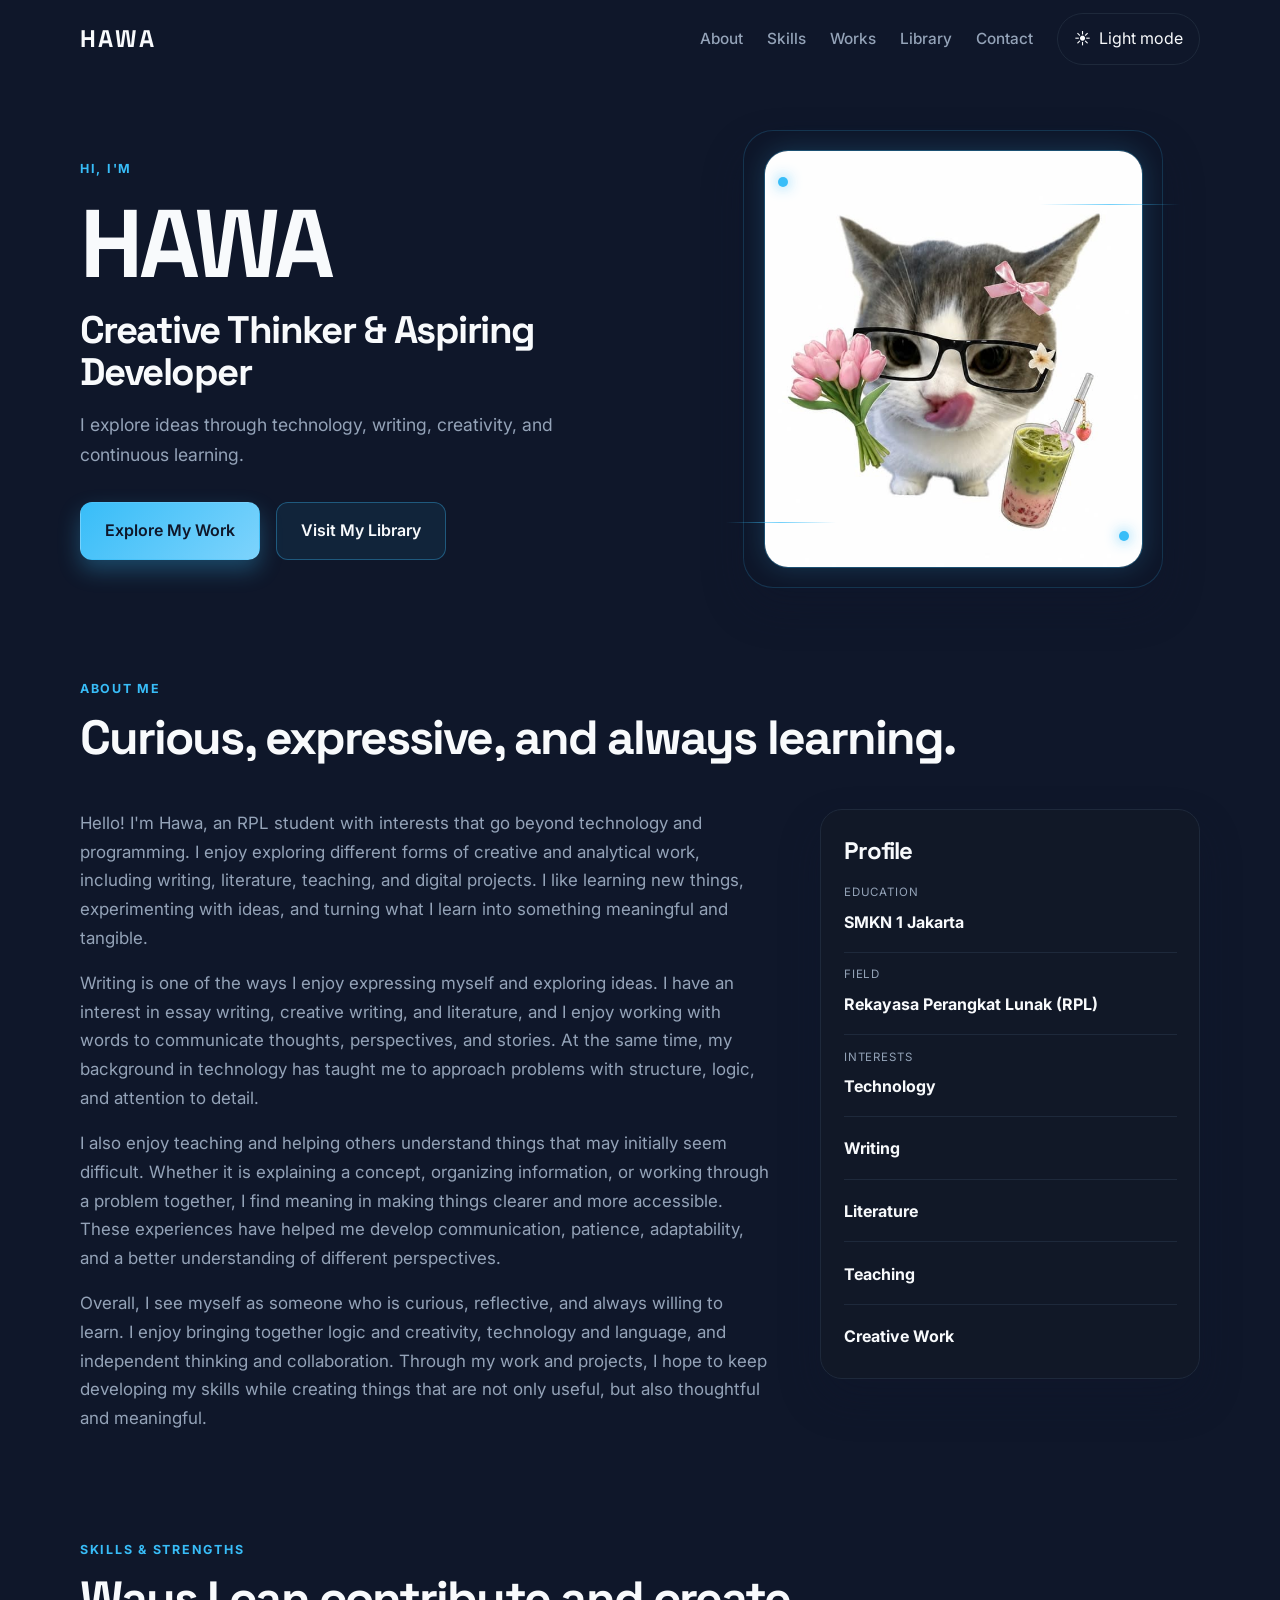
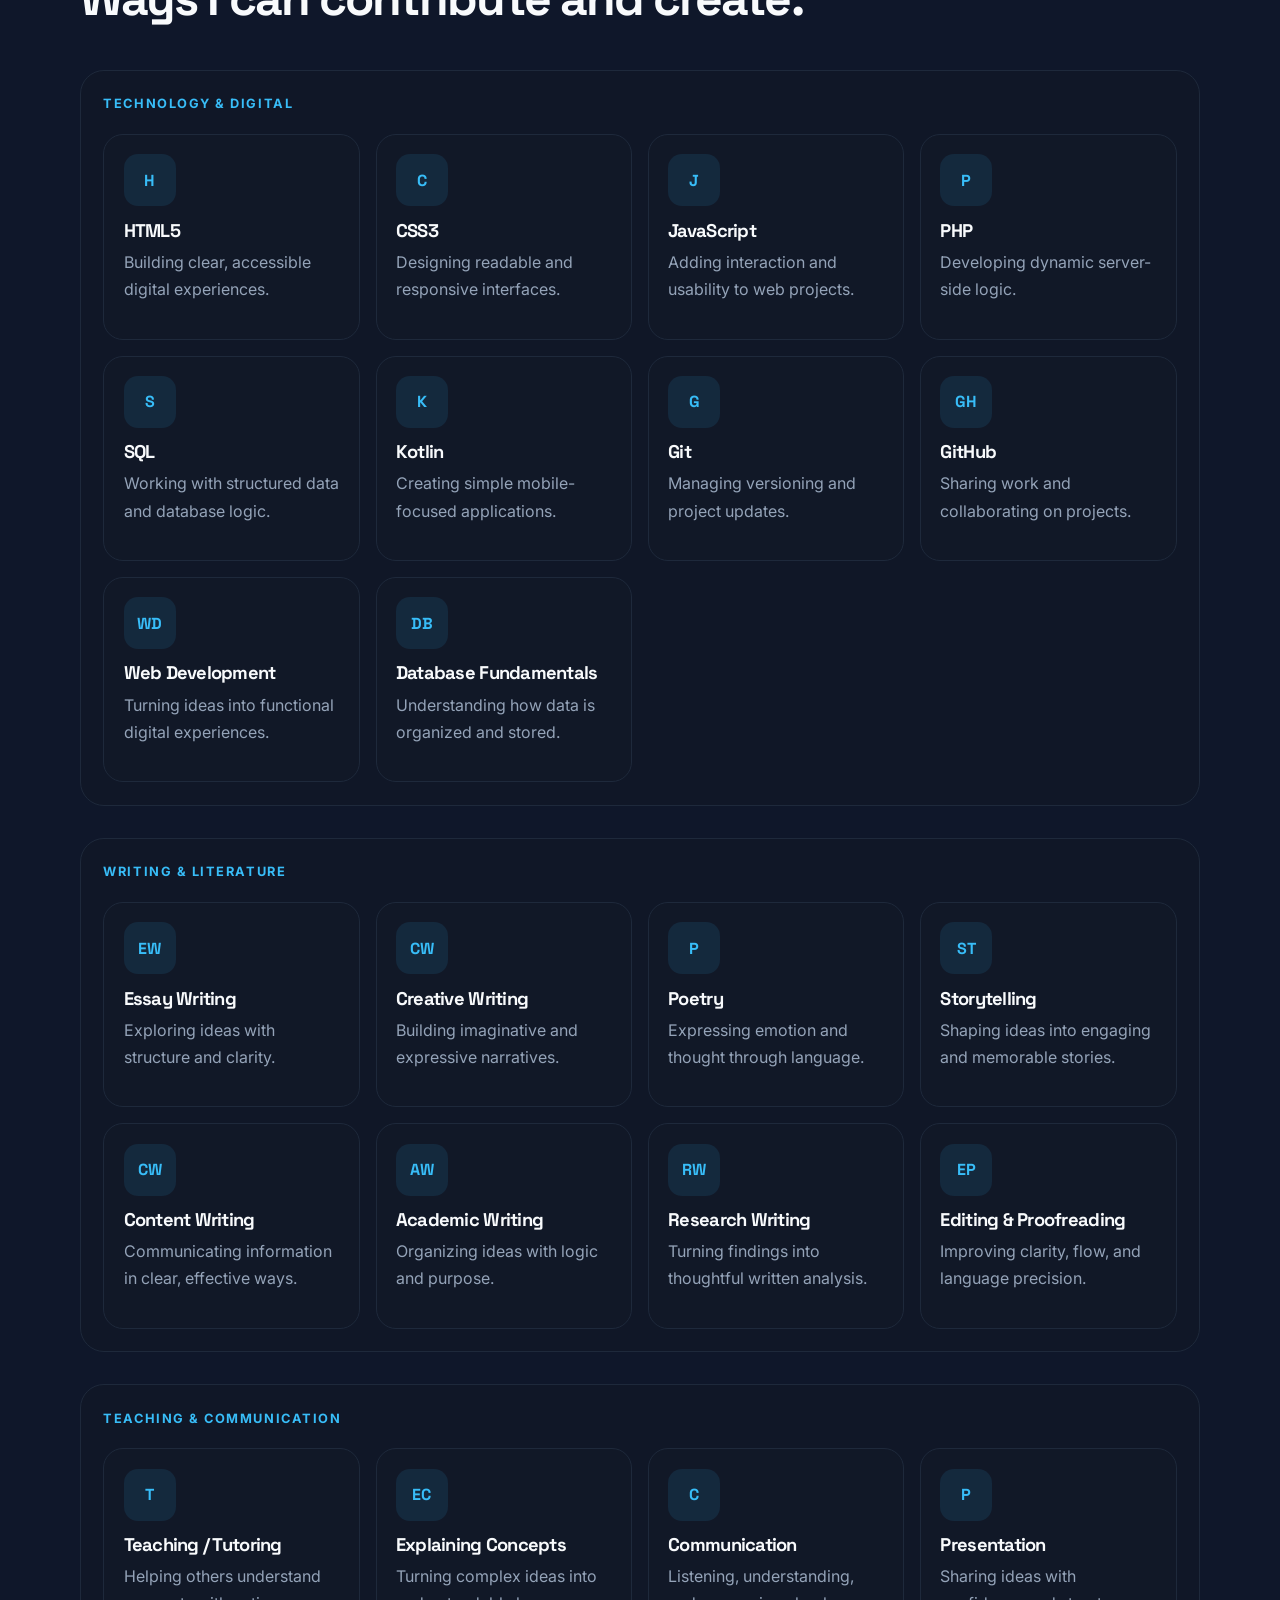
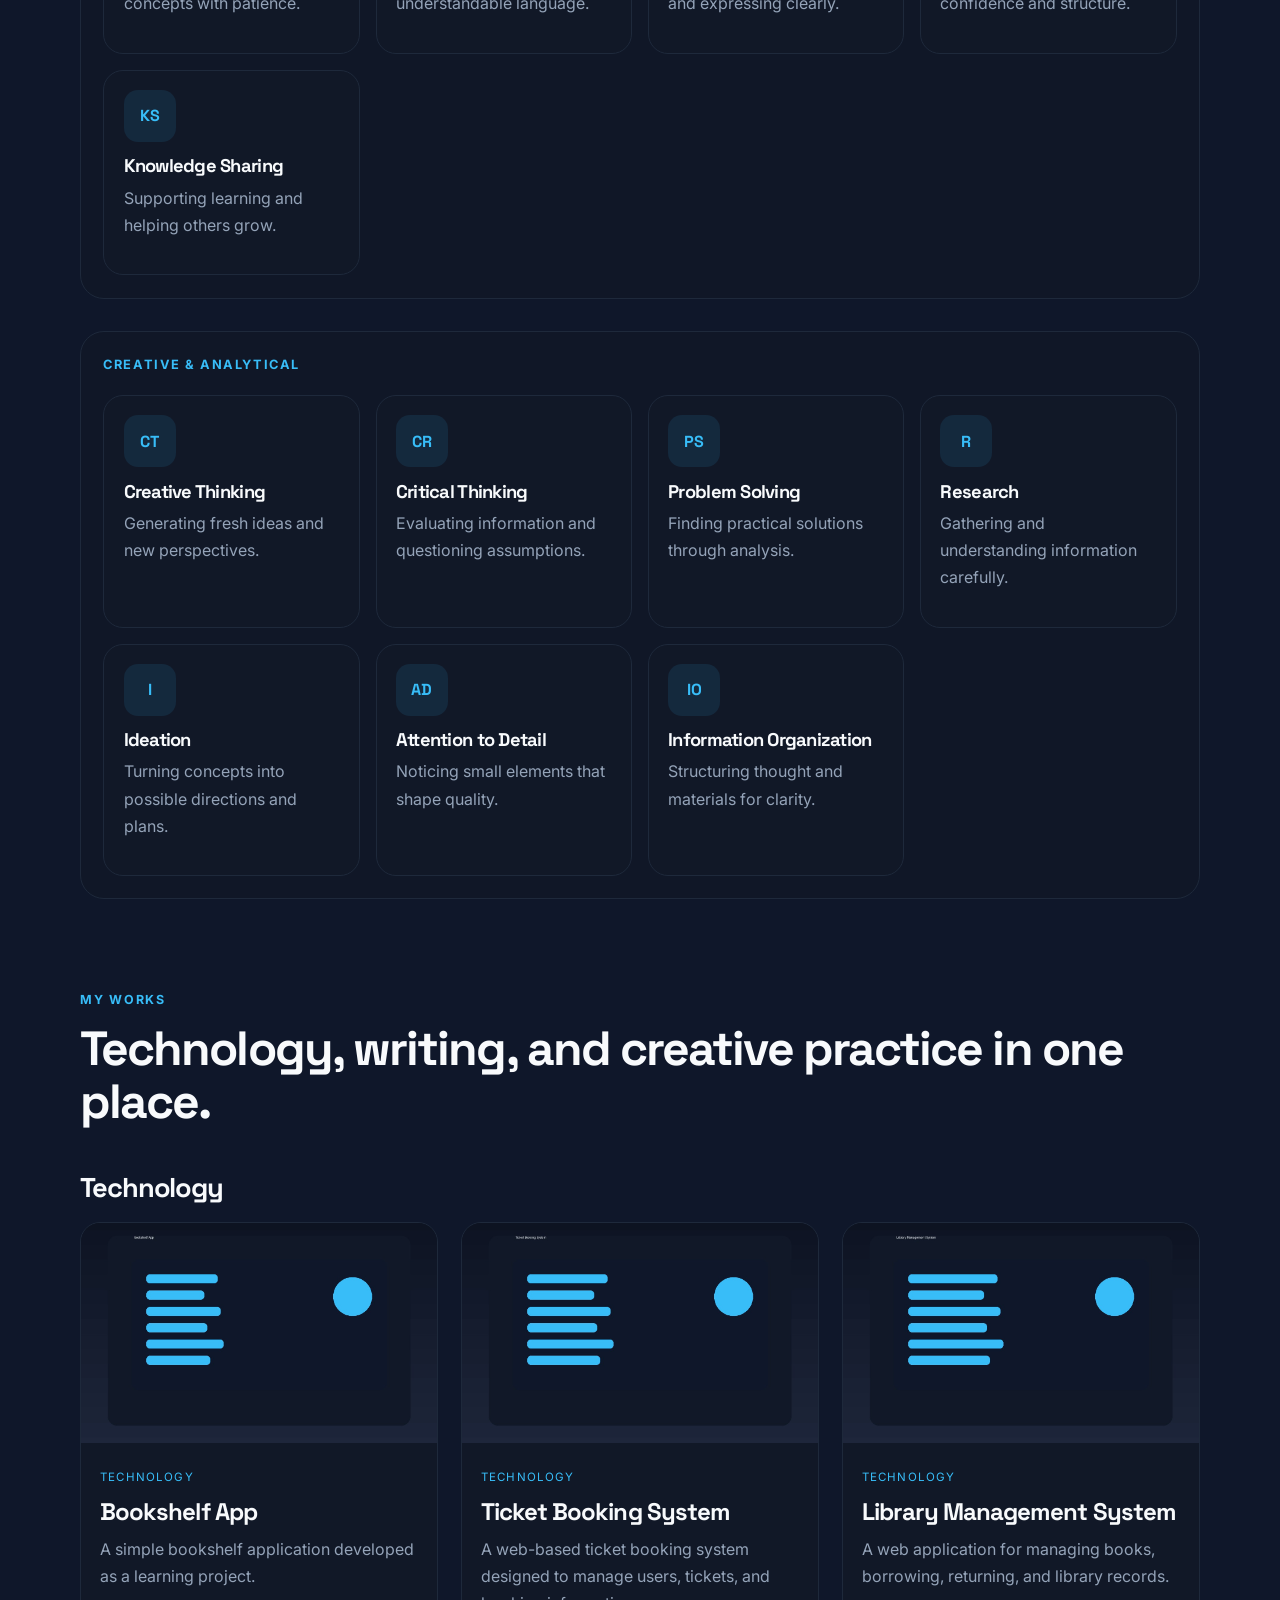
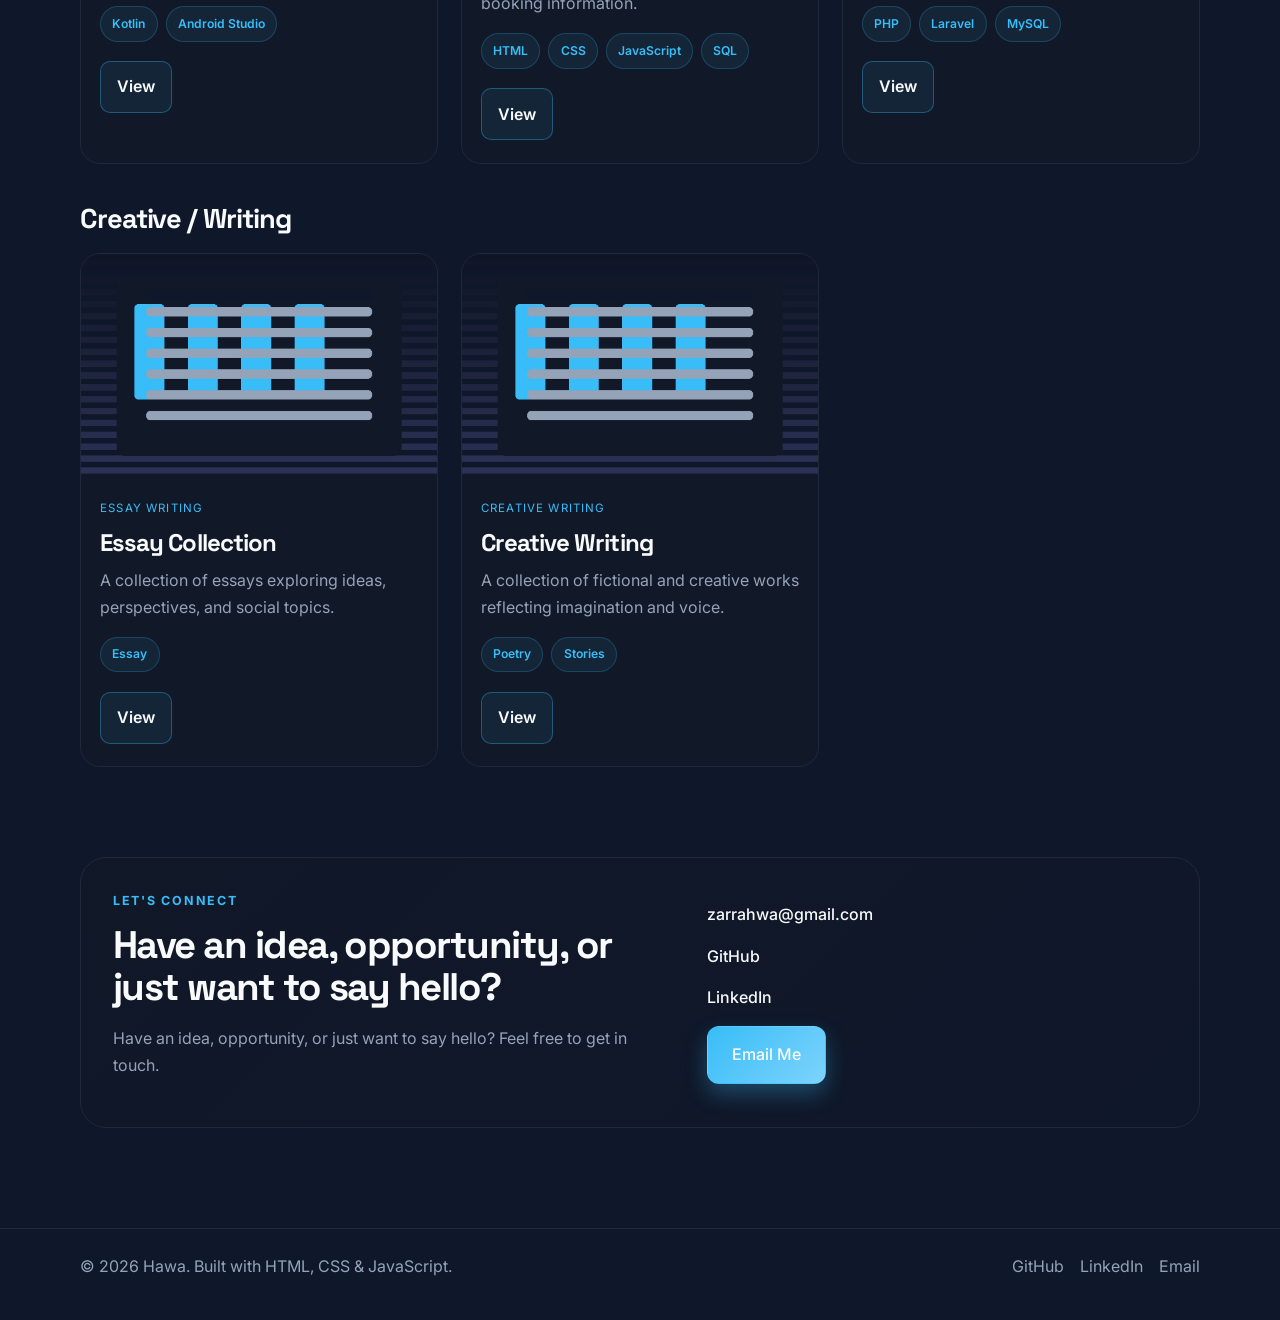
<file: index.html>
<!DOCTYPE html>
<html lang="en">
  <head>
    <meta charset="UTF-8" />
    <meta name="viewport" content="width=device-width, initial-scale=1.0" />
    <meta
      name="description"
      content="Hawa is a creative thinker and aspiring developer with interests in technology, writing, literature, teaching, and communication."
    />
    <title>Hawa | Creative Thinker & Aspiring Developer</title>
    <link rel="preconnect" href="https://fonts.googleapis.com" />
    <link rel="preconnect" href="https://fonts.gstatic.com" crossorigin />
    <link
      href="https://fonts.googleapis.com/css2?family=Inter:wght@400;500;600;700;800&family=Space+Grotesk:wght@500;600;700&display=swap"
      rel="stylesheet"
    />
    <link rel="stylesheet" href="style.css" />
  </head>
  <body>
    <header class="site-header" id="top">
      <nav class="navbar container" aria-label="Main navigation">
        <a class="brand" href="#home">HAWA</a>

        <button
          class="nav-toggle"
          type="button"
          aria-label="Open navigation menu"
          aria-controls="nav-menu"
          aria-expanded="false"
        >
          <span></span>
          <span></span>
          <span></span>
        </button>

        <div class="nav-menu" id="nav-menu">
          <a href="#about">About</a>
          <a href="#skills">Skills</a>
          <a href="#works">Works</a>
          <a href="#library">Library</a>
          <a href="#contact">Contact</a>

          <button class="theme-toggle" type="button" aria-label="Switch to light mode">
            <span class="theme-toggle__icon" aria-hidden="true">☀️</span>
            <span class="theme-toggle__text">Light mode</span>
          </button>
        </div>
      </nav>
    </header>

    <main>
      <section class="hero section" id="home">
        <div class="container hero__content">
          <div class="hero__text reveal">
            <p class="eyebrow">Hi, I'm</p>
            <h1>HAWA</h1>
            <h2>Creative Thinker &amp; Aspiring Developer</h2>
            <p class="hero__description">
              I explore ideas through technology, writing, creativity, and continuous learning.
            </p>

            <div class="hero__actions">
              <a class="button button--primary" href="#works">Explore My Work</a>
              <a class="button button--secondary" href="#library">Visit My Library</a>
            </div>
          </div>

          <div class="hero__media reveal">
            <div class="photo-card" aria-label="Profile photo of Hawa">
              <div class="tech-dots dots-one" aria-hidden="true"></div>
              <div class="tech-dots dots-two" aria-hidden="true"></div>
              <div class="tech-line line-one" aria-hidden="true"></div>
              <div class="tech-line line-two" aria-hidden="true"></div>
              <img src="assets/images/lv.jpeg" alt="Portrait of Hawa" />
            </div>
          </div>
        </div>
      </section>

      <section class="section" id="about">
        <div class="container">
          <div class="section-heading reveal">
            <p class="section-tag">About Me</p>
            <h2>Curious, expressive, and always learning.</h2>
          </div>

          <div class="about__content">
            <div class="about__text reveal">
              <p>
                Hello! I'm Hawa, an RPL student with interests that go beyond technology and programming. I enjoy exploring different forms of creative and analytical work, including writing, literature, teaching, and digital projects. I like learning new things, experimenting with ideas, and turning what I learn into something meaningful and tangible.
              </p>
              <p>
                Writing is one of the ways I enjoy expressing myself and exploring ideas. I have an interest in essay writing, creative writing, and literature, and I enjoy working with words to communicate thoughts, perspectives, and stories. At the same time, my background in technology has taught me to approach problems with structure, logic, and attention to detail.
              </p>
              <p>
                I also enjoy teaching and helping others understand things that may initially seem difficult. Whether it is explaining a concept, organizing information, or working through a problem together, I find meaning in making things clearer and more accessible. These experiences have helped me develop communication, patience, adaptability, and a better understanding of different perspectives.
              </p>
              <p>
                Overall, I see myself as someone who is curious, reflective, and always willing to learn. I enjoy bringing together logic and creativity, technology and language, and independent thinking and collaboration. Through my work and projects, I hope to keep developing my skills while creating things that are not only useful, but also thoughtful and meaningful.
              </p>
            </div>

            <aside class="info-card reveal" aria-label="Information about Hawa">
              <h3>Profile</h3>
              <ul class="info-list">
                <li>
                  <span>Education</span>
                  <strong>SMKN 1 Jakarta</strong>
                </li>
                <li>
                  <span>Field</span>
                  <strong>Rekayasa Perangkat Lunak (RPL)</strong>
                </li>
                <li>
                  <span>Interests</span>
                  <strong>Technology</strong>
                </li>
                <li>
                  <span></span>
                  <strong>Writing</strong>
                </li>
                <li>
                  <span></span>
                  <strong>Literature</strong>
                </li>
                <li>
                  <span></span>
                  <strong>Teaching</strong>
                </li>
                <li>
                  <span></span>
                  <strong>Creative Work</strong>
                </li>
              </ul>
            </aside>
          </div>
        </div>
      </section>

      <section class="section" id="skills">
        <div class="container">
          <div class="section-heading reveal">
            <p class="section-tag">Skills &amp; Strengths</p>
            <h2>Ways I can contribute and create.</h2>
          </div>

          <div class="skills-layout">
            <div class="skill-group reveal">
              <p class="skill-group__label">Technology &amp; Digital</p>
              <div class="skills-grid">
                <article class="skill-card">
                  <div class="skill-icon" aria-hidden="true">H</div>
                  <h3>HTML5</h3>
                  <p>Building clear, accessible digital experiences.</p>
                </article>
                <article class="skill-card">
                  <div class="skill-icon" aria-hidden="true">C</div>
                  <h3>CSS3</h3>
                  <p>Designing readable and responsive interfaces.</p>
                </article>
                <article class="skill-card">
                  <div class="skill-icon" aria-hidden="true">J</div>
                  <h3>JavaScript</h3>
                  <p>Adding interaction and usability to web projects.</p>
                </article>
                <article class="skill-card">
                  <div class="skill-icon" aria-hidden="true">P</div>
                  <h3>PHP</h3>
                  <p>Developing dynamic server-side logic.</p>
                </article>
                <article class="skill-card">
                  <div class="skill-icon" aria-hidden="true">S</div>
                  <h3>SQL</h3>
                  <p>Working with structured data and database logic.</p>
                </article>
                <article class="skill-card">
                  <div class="skill-icon" aria-hidden="true">K</div>
                  <h3>Kotlin</h3>
                  <p>Creating simple mobile-focused applications.</p>
                </article>
                <article class="skill-card">
                  <div class="skill-icon" aria-hidden="true">G</div>
                  <h3>Git</h3>
                  <p>Managing versioning and project updates.</p>
                </article>
                <article class="skill-card">
                  <div class="skill-icon" aria-hidden="true">GH</div>
                  <h3>GitHub</h3>
                  <p>Sharing work and collaborating on projects.</p>
                </article>
                <article class="skill-card">
                  <div class="skill-icon" aria-hidden="true">WD</div>
                  <h3>Web Development</h3>
                  <p>Turning ideas into functional digital experiences.</p>
                </article>
                <article class="skill-card">
                  <div class="skill-icon" aria-hidden="true">DB</div>
                  <h3>Database Fundamentals</h3>
                  <p>Understanding how data is organized and stored.</p>
                </article>
              </div>
            </div>

            <div class="skill-group reveal">
              <p class="skill-group__label">Writing &amp; Literature</p>
              <div class="skills-grid">
                <article class="skill-card">
                  <div class="skill-icon" aria-hidden="true">EW</div>
                  <h3>Essay Writing</h3>
                  <p>Exploring ideas with structure and clarity.</p>
                </article>
                <article class="skill-card">
                  <div class="skill-icon" aria-hidden="true">CW</div>
                  <h3>Creative Writing</h3>
                  <p>Building imaginative and expressive narratives.</p>
                </article>
                <article class="skill-card">
                  <div class="skill-icon" aria-hidden="true">P</div>
                  <h3>Poetry</h3>
                  <p>Expressing emotion and thought through language.</p>
                </article>
                <article class="skill-card">
                  <div class="skill-icon" aria-hidden="true">ST</div>
                  <h3>Storytelling</h3>
                  <p>Shaping ideas into engaging and memorable stories.</p>
                </article>
                <article class="skill-card">
                  <div class="skill-icon" aria-hidden="true">CW</div>
                  <h3>Content Writing</h3>
                  <p>Communicating information in clear, effective ways.</p>
                </article>
                <article class="skill-card">
                  <div class="skill-icon" aria-hidden="true">AW</div>
                  <h3>Academic Writing</h3>
                  <p>Organizing ideas with logic and purpose.</p>
                </article>
                <article class="skill-card">
                  <div class="skill-icon" aria-hidden="true">RW</div>
                  <h3>Research Writing</h3>
                  <p>Turning findings into thoughtful written analysis.</p>
                </article>
                <article class="skill-card">
                  <div class="skill-icon" aria-hidden="true">EP</div>
                  <h3>Editing &amp; Proofreading</h3>
                  <p>Improving clarity, flow, and language precision.</p>
                </article>
              </div>
            </div>

            <div class="skill-group reveal">
              <p class="skill-group__label">Teaching &amp; Communication</p>
              <div class="skills-grid">
                <article class="skill-card">
                  <div class="skill-icon" aria-hidden="true">T</div>
                  <h3>Teaching / Tutoring</h3>
                  <p>Helping others understand concepts with patience.</p>
                </article>
                <article class="skill-card">
                  <div class="skill-icon" aria-hidden="true">EC</div>
                  <h3>Explaining Concepts</h3>
                  <p>Turning complex ideas into understandable language.</p>
                </article>
                <article class="skill-card">
                  <div class="skill-icon" aria-hidden="true">C</div>
                  <h3>Communication</h3>
                  <p>Listening, understanding, and expressing clearly.</p>
                </article>
                <article class="skill-card">
                  <div class="skill-icon" aria-hidden="true">P</div>
                  <h3>Presentation</h3>
                  <p>Sharing ideas with confidence and structure.</p>
                </article>
                <article class="skill-card">
                  <div class="skill-icon" aria-hidden="true">KS</div>
                  <h3>Knowledge Sharing</h3>
                  <p>Supporting learning and helping others grow.</p>
                </article>
              </div>
            </div>

            <div class="skill-group reveal">
              <p class="skill-group__label">Creative &amp; Analytical</p>
              <div class="skills-grid">
                <article class="skill-card">
                  <div class="skill-icon" aria-hidden="true">CT</div>
                  <h3>Creative Thinking</h3>
                  <p>Generating fresh ideas and new perspectives.</p>
                </article>
                <article class="skill-card">
                  <div class="skill-icon" aria-hidden="true">CR</div>
                  <h3>Critical Thinking</h3>
                  <p>Evaluating information and questioning assumptions.</p>
                </article>
                <article class="skill-card">
                  <div class="skill-icon" aria-hidden="true">PS</div>
                  <h3>Problem Solving</h3>
                  <p>Finding practical solutions through analysis.</p>
                </article>
                <article class="skill-card">
                  <div class="skill-icon" aria-hidden="true">R</div>
                  <h3>Research</h3>
                  <p>Gathering and understanding information carefully.</p>
                </article>
                <article class="skill-card">
                  <div class="skill-icon" aria-hidden="true">I</div>
                  <h3>Ideation</h3>
                  <p>Turning concepts into possible directions and plans.</p>
                </article>
                <article class="skill-card">
                  <div class="skill-icon" aria-hidden="true">AD</div>
                  <h3>Attention to Detail</h3>
                  <p>Noticing small elements that shape quality.</p>
                </article>
                <article class="skill-card">
                  <div class="skill-icon" aria-hidden="true">IO</div>
                  <h3>Information Organization</h3>
                  <p>Structuring thought and materials for clarity.</p>
                </article>
              </div>
            </div>
          </div>
        </div>
      </section>

      <section class="section" id="works">
        <div class="container">
          <div class="section-heading reveal">
            <p class="section-tag">My Works</p>
            <h2>Technology, writing, and creative practice in one place.</h2>
          </div>

          <div class="works-sections">
            <div class="work-group reveal">
              <h3>Technology</h3>
              <div class="works-grid">
                <article class="work-card">
                  <div class="work-card__image">
                    <img src="assets/images/project-1.jpg" alt="Bookshelf App project preview" />
                  </div>
                  <div class="work-card__body">
                    <span class="work-type">Technology</span>
                    <h4>Bookshelf App</h4>
                    <p>A simple bookshelf application developed as a learning project.</p>
                    <div class="tags">
                      <span>Kotlin</span>
                      <span>Android Studio</span>
                    </div>
                    <a class="button button--secondary button--small" href="#">View</a>
                  </div>
                </article>

                <article class="work-card">
                  <div class="work-card__image">
                    <img src="assets/images/project-2.jpg" alt="Ticket Booking System project preview" />
                  </div>
                  <div class="work-card__body">
                    <span class="work-type">Technology</span>
                    <h4>Ticket Booking System</h4>
                    <p>A web-based ticket booking system designed to manage users, tickets, and booking information.</p>
                    <div class="tags">
                      <span>HTML</span>
                      <span>CSS</span>
                      <span>JavaScript</span>
                      <span>SQL</span>
                    </div>

                    <a class="button button--secondary button--small" href="#">View</a>
                  </div>
                </article>

                <article class="work-card">
                  <div class="work-card__image">
                    <img src="assets/images/project-3.jpg" alt="Library Management System project preview" />
                  </div>
                  <div class="work-card__body">
                    <span class="work-type">Technology</span>
                    <h4>Library Management System</h4>
                    <p>A web application for managing books, borrowing, returning, and library records.</p>
                    <div class="tags">
                      <span>PHP</span>
                      <span>Laravel</span>
                      <span>MySQL</span>
                    </div>
      
                    <a class="button button--secondary button--small" href="#">View</a>
                  </div>
                </article>
              </div>
            </div>

            <div class="work-group reveal">
              <h3>Creative / Writing</h3>
              <div class="works-grid">
                <article class="work-card">
                  <div class="work-card__image work-card__image--library">
                    <img src="assets/images/library-placeholder.jpg" alt="Essay collection placeholder" />
                  </div>
                  <div class="work-card__body">
                    <span class="work-type">Essay Writing</span>
                    <h4>Essay Collection</h4>
                    <p>A collection of essays exploring ideas, perspectives, and social topics.</p>
                    <div class="tags">
                      <span>Essay</span>
                    </div>
                    <a class="button button--secondary button--small" href="#library">View</a>
                  </div>
                </article>

                <article class="work-card">
                  <div class="work-card__image work-card__image--library">
                    <img src="assets/images/library-placeholder.jpg" alt="Creative writing placeholder" />
                  </div>
                  <div class="work-card__body">
                    <span class="work-type">Creative Writing</span>
                    <h4>Creative Writing</h4>
                    <p>A collection of fictional and creative works reflecting imagination and voice.</p>
                    <div class="tags">
                      <span>Poetry</span>
                      <span>Stories</span>
                    </div>
                    <a class="button button--secondary button--small" href="#library">View</a>
                  </div>
                </article>
              </div>
            </div>
          </div>
        </div>
      </section>

      <section class="section contact" id="contact">
        <div class="container contact__wrapper reveal">
          <div class="contact__text">
            <p class="section-tag">Let's Connect</p>
            <h2>Have an idea, opportunity, or just want to say hello?</h2>
            <p>
              Have an idea, opportunity, or just want to say hello? Feel free to
              get in touch.
            </p>
          </div>

          <div class="contact__links">
            <a href="mailto:zarrahwa@gmail.com">zarrahwa@gmail.com</a>
            <a href="https://github.com/amoristriose" target="_blank" rel="noopener noreferrer">GitHub</a>
            <a href="https://linkedin.com/in/hawa-azahra" target="_blank" rel="noopener noreferrer">LinkedIn</a>
            <a class="button button--primary" href="mailto:zarrahwa@gmail.com">Email Me</a>
          </div>
        </div>
      </section>
    </main>

    <footer class="site-footer">
      <div class="container footer__content">
        <p>© 2026 Hawa. Built with HTML, CSS &amp; JavaScript.</p>
        <div class="social-links" aria-label="Social media links">
          <a href="https://github.com/amoristriose" target="_blank" rel="noopener noreferrer">GitHub</a>
          <a href="https://linkedin.com/in/hawa-azahra" target="_blank" rel="noopener noreferrer">LinkedIn</a>
          <a href="mailto:zarrahwa@gmail.com">Email</a>
        </div>
      </div>
    </footer>

    <script src="script.js"></script>
  </body>
</html>
</file>
<file: style.css>
﻿:root {
  --bg: #0f172a;
  --bg-soft: #111827;
  --bg-elevated: #0b1220;
  --surface: #111827;
  --text: #f8fafc;
  --text-soft: #94a3b8;
  --accent: #38bdf8;
  --accent-strong: #0ea5e9;
  --border: #1e293b;
  --shadow: 0 20px 42px rgba(15, 23, 42, 0.32);
  --button-text: #0f172a;
  --gradient: linear-gradient(135deg, #38bdf8, #7dd3fc);
  --panel: rgba(17, 24, 39, 0.76);
}

body[data-theme='light'] {
  --bg: #f8fafc;
  --bg-soft: #e2e8f0;
  --bg-elevated: #ffffff;
  --surface: #ffffff;
  --text: #0f172a;
  --text-soft: #475569;
  --accent: #0284c7;
  --accent-strong: #0369a1;
  --border: #cbd5e1;
  --shadow: 0 20px 42px rgba(15, 23, 42, 0.12);
  --button-text: #f8fafc;
  --gradient: linear-gradient(135deg, #0284c7, #67e8f9);
  --panel: rgba(255, 255, 255, 0.8);
}

* { box-sizing: border-box; }
html { scroll-behavior: smooth; }
body {
  margin: 0;
  font-family: 'Inter', sans-serif;
  background: var(--bg);
  color: var(--text);
  line-height: 1.7;
  transition: background-color 0.25s ease, color 0.25s ease;
}
img { max-width: 100%; display: block; }
a { color: inherit; text-decoration: none; }
button, input, textarea, select { font: inherit; }
button { cursor: pointer; }

h1, h2, h3, h4, h5, h6 {
  font-family: 'Space Grotesk', sans-serif;
  margin: 0 0 1rem;
  line-height: 1.1;
  letter-spacing: -0.04em;
}

p {
  margin: 0 0 1rem;
  color: var(--text-soft);
}

.container {
  width: min(1120px, calc(100% - 2rem));
  margin: 0 auto;
}

.section { padding: 45px 0; }

.section-heading {
  margin-bottom: 2.75rem;
}

.section-tag, .eyebrow {
  font-size: 0.78rem;
  font-weight: 700;
  letter-spacing: 0.14em;
  text-transform: uppercase;
  color: var(--accent);
  margin-bottom: 0.8rem;
}

.section-heading h2 {
  font-size: clamp(2rem, 4vw, 3rem);
  color: var(--text);
}

.site-header {
  position: sticky;
  top: 0;
  z-index: 1000;
  transition: background-color 0.25s ease, box-shadow 0.25s ease,
    backdrop-filter 0.25s ease;
}

.site-header.scrolled {
  background: rgba(15, 23, 42, 0.72);
  backdrop-filter: blur(12px);
  -webkit-backdrop-filter: blur(12px);
  box-shadow: 0 8px 24px rgba(15, 23, 42, 0.18);
}

body[data-theme='light'] .site-header.scrolled {
  background: rgba(248, 250, 252, 0.8);
}

.navbar {
  min-height: 78px;
  display: flex;
  align-items: center;
  justify-content: space-between;
  gap: 1rem;
}

.brand {
  font-family: 'Space Grotesk', sans-serif;
  font-weight: 700;
  font-size: 1.5rem;
  letter-spacing: 0.08em;
  color: var(--text);
}

.nav-menu {
  display: flex;
  align-items: center;
  gap: 1.5rem;
}

.nav-menu a {
  position: relative;
  color: var(--text-soft);
  font-size: 0.96rem;
  font-weight: 500;
}

.nav-menu a::after {
  content: '';
  position: absolute;
  left: 0;
  bottom: -0.45rem;
  width: 100%;
  height: 2px;
  background: var(--accent);
  transform: scaleX(0);
  transform-origin: left;
  transition: transform 0.2s ease;
}

.nav-menu a:hover,
.nav-menu a:focus-visible {
  color: var(--text);
}

.nav-menu a:hover::after,
.nav-menu a:focus-visible::after {
  transform: scaleX(1);
}

.theme-toggle {
  display: inline-flex;
  align-items: center;
  gap: 0.5rem;
  border: 1px solid var(--border);
  border-radius: 999px;
  background: transparent;
  color: var(--text);
  padding: 0.7rem 1rem;
  transition: background-color 0.2s ease, border-color 0.2s ease,
    transform 0.2s ease;
}

.theme-toggle:hover,
.theme-toggle:focus-visible {
  transform: translateY(-1px);
  background: rgba(56, 189, 248, 0.08);
  border-color: rgba(56, 189, 248, 0.45);
}

.nav-toggle {
  display: none;
  width: 46px;
  height: 46px;
  border: 1px solid var(--border);
  border-radius: 12px;
  background: transparent;
  flex-direction: column;
  justify-content: center;
  gap: 0.28rem;
}

.nav-toggle span {
  display: block;
  width: 22px;
  height: 2px;
  margin: 0 auto;
  background: var(--text);
  border-radius: 999px;
  transition: transform 0.25s ease, opacity 0.25s ease;
}

.nav-toggle[aria-expanded='true'] span:nth-child(1) {
  transform: translateY(6px) rotate(45deg);
}

.nav-toggle[aria-expanded='true'] span:nth-child(2) {
  opacity: 0;
}

.nav-toggle[aria-expanded='true'] span:nth-child(3) {
  transform: translateY(-6px) rotate(-45deg);
}

.hero {
  padding-top: 52px;
}

.hero__content {
  display: grid;
  grid-template-columns: 1.08fr 0.92fr;
  align-items: center;
  gap: 3rem;
}

.hero__text h1 {
  font-size: clamp(3.4rem, 8vw, 6rem);
  margin-bottom: 0.7rem;
}

.hero__text h2 {
  font-size: clamp(1.8rem, 3vw, 2.7rem);
  margin-bottom: 1rem;
  color: var(--text);
}

.hero__description {
  max-width: 560px;
  font-size: 1.1rem;
  margin-bottom: 2rem;
}

.hero__actions,
.project-actions {
  display: flex;
  flex-wrap: wrap;
  gap: 1rem;
}

.button {
  display: inline-flex;
  align-items: center;
  justify-content: center;
  min-height: 48px;
  padding: 0.9rem 1.5rem;
  border: 1px solid transparent;
  border-radius: 12px;
  font-weight: 600;
  transition: transform 0.2s ease, box-shadow 0.2s ease,
    border-color 0.2s ease, background-color 0.2s ease;
}

.button:hover,
.button:focus-visible {
  transform: translateY(-2px);
}

.button--primary {
  background: var(--gradient);
  color: var(--button-text);
  box-shadow: 0 10px 22px rgba(56, 189, 248, 0.3);
}

.button--secondary {
  background: rgba(56, 189, 248, 0.08);
  border-color: rgba(56, 189, 248, 0.35);
  color: var(--text);
}

.button--ghost {
  background: transparent;
  border-color: var(--border);
  color: var(--text);
}

.button--small {
  min-height: 42px;
  padding: 0.72rem 1rem;
  border-radius: 10px;
}

.photo-card {
  position: relative;
  width: min(420px, 90%);
  margin: 0 auto;
  padding: 1.2rem;
  border-radius: 30px;
  background: rgba(15, 23, 42, 0.25);
  border: 1px solid rgba(56, 189, 248, 0.18);
  box-shadow: var(--shadow);
}

.photo-card img {
  width: 100%;
  aspect-ratio: 1 / 1.1;
  object-fit: cover;
  border-radius: 24px;
  border: 1px solid rgba(56, 189, 248, 0.35);
  box-shadow: 0 0 26px rgba(56, 189, 248, 0.2);
}

.tech-dots, .tech-line { position: absolute; pointer-events: none; }
.tech-dots {
  width: 10px;
  height: 10px;
  border-radius: 50%;
  background: var(--accent);
  box-shadow: 0 0 14px rgba(56, 189, 248, 0.9);
}
.dots-one { top: 10%; left: 8%; }
.dots-two { bottom: 10%; right: 8%; }
.tech-line {
  height: 1px;
  background: linear-gradient(90deg, transparent, rgba(56, 189, 248, 0.7), transparent);
}
.line-one { width: 140px; top: 16%; right: -18px; }
.line-two { width: 110px; bottom: 14%; left: -18px; }

.about__content {
  display: grid;
  grid-template-columns: 1.3fr 0.7fr;
  align-items: start;
  gap: 2.2rem;
}

.about__text {
  padding-right: 1rem;
}

.about__text p {
  font-size: 1.06rem;
}

.info-card {
  background: var(--surface);
  border: 1px solid var(--border);
  border-radius: 22px;
  padding: 1.75rem 1.4rem;
  box-shadow: var(--shadow);
}

.info-card h3 {
  font-size: 1.5rem;
  margin-bottom: 1.2rem;
}

.info-list {
  list-style: none;
  padding: 0;
  margin: 0;
  display: grid;
  gap: 1rem;
}

.info-list li {
  display: grid;
  gap: 0.35rem;
  border-top: 1px solid var(--border);
  padding-top: 0.8rem;
}

.info-list li:first-child {
  border-top: 0;
  padding-top: 0;
}

.info-list span {
  text-transform: uppercase;
  letter-spacing: 0.08em;
  font-size: 0.72rem;
  color: var(--text-soft);
}

.info-list strong {
  font-size: 1rem;
  color: var(--text);
}

.skills-layout {
  display: grid;
  gap: 2rem;
}

.skill-group {
  background: var(--panel);
  border: 1px solid var(--border);
  border-radius: 24px;
  padding: 1.4rem;
}

.skill-group__label {
  margin: 0 0 1.2rem;
  font-size: 0.8rem;
  letter-spacing: 0.12em;
  text-transform: uppercase;
  color: var(--accent);
  font-weight: 700;
}

.skills-grid {
  display: grid;
  grid-template-columns: repeat(4, minmax(0, 1fr));
  gap: 1rem;
}

.skill-card,
.work-card {
  background: var(--surface);
  border: 1px solid var(--border);
  border-radius: 20px;
  transition: transform 0.2s ease, border-color 0.2s ease,
    box-shadow 0.2s ease;
}

.skill-card {
  padding: 1.2rem;
}

.skill-card:hover,
.skill-card:focus-within,
.work-card:hover,
.work-card:focus-within {
  transform: translateY(-5px);
  border-color: rgba(56, 189, 248, 0.4);
  box-shadow: 0 14px 28px rgba(56, 189, 248, 0.05);
}

.skill-icon {
  display: inline-flex;
  align-items: center;
  justify-content: center;
  width: 52px;
  height: 52px;
  border-radius: 14px;
  background: rgba(56, 189, 248, 0.1);
  color: var(--accent);
  font-family: 'Space Grotesk', sans-serif;
  font-weight: 700;
  margin-bottom: 0.9rem;
}

.skill-card h3 {
  font-size: 1.15rem;
  margin-bottom: 0.5rem;
}

.works-sections {
  display: grid;
  gap: 2.5rem;
}

.work-group h3 {
  font-size: 1.7rem;
  margin-bottom: 1.2rem;
}

.works-grid {
  display: grid;
  grid-template-columns: repeat(3, minmax(0, 1fr));
  gap: 1.4rem;
}

.work-card {
  overflow: hidden;
}

.work-card__image {
  background: var(--bg-elevated);
}

.work-card__image img {
  width: 100%;
  height: 220px;
  object-fit: cover;
}

.work-card__body {
  padding: 1.2rem 1.2rem 1.4rem;
}

.work-type {
  display: inline-block;
  font-size: 0.72rem;
  text-transform: uppercase;
  letter-spacing: 0.1em;
  color: var(--accent);
  margin-bottom: 0.7rem;
}

.work-card h4 {
  font-size: 1.5rem;
  margin-bottom: 0.65rem;
}

.tags {
  display: flex;
  flex-wrap: wrap;
  gap: 0.5rem;
  margin: 1rem 0 1.2rem;
}

.tags span {
  padding: 0.4rem 0.7rem;
  border-radius: 999px;
  background: rgba(56, 189, 248, 0.08);
  border: 1px solid rgba(56, 189, 248, 0.22);
  color: var(--accent);
  font-size: 0.76rem;
  font-weight: 600;
}

.contact {
  padding-bottom: 100px;
}

.contact__wrapper {
  display: grid;
  grid-template-columns: 1.1fr 0.9fr;
  align-items: center;
  gap: 2rem;
  background: linear-gradient(135deg, rgba(17, 24, 39, 0.78), rgba(15, 23, 42, 0.5));
  border: 1px solid var(--border);
  border-radius: 26px;
  padding: 2rem;
}

body[data-theme='light'] .contact__wrapper {
  background: linear-gradient(135deg, rgba(255, 255, 255, 0.9), rgba(226, 232, 240, 0.9));
}

.contact__text h2 {
  font-size: clamp(2rem, 3vw, 3rem);
  color: var(--text);
}

.contact__links {
  display: grid;
  justify-items: start;
  gap: 0.9rem;
}

.contact__links a {
  color: var(--text);
  font-weight: 500;
}

.site-footer {
  border-top: 1px solid var(--border);
  padding: 1.5rem 0 2.5rem;
}

.footer__content {
  display: flex;
  align-items: center;
  justify-content: space-between;
  gap: 1rem;
}

.footer__content p {
  margin: 0;
}

.social-links {
  display: flex;
  align-items: center;
  gap: 1rem;
  color: var(--text-soft);
}

.reveal {
  opacity: 0;
  transform: translateY(24px);
  transition: opacity 0.6s ease, transform 0.6s ease;
}

.reveal.is-visible {
  opacity: 1;
  transform: translateY(0);
}

@media (max-width: 960px) {
  .hero__content,
  .about__content,
  .contact__wrapper {
    grid-template-columns: 1fr;
  }

  .skills-grid,
  .works-grid {
    grid-template-columns: repeat(2, minmax(0, 1fr));
  }
}

@media (max-width: 768px) {
  .nav-toggle { display: flex; }

  .nav-menu {
    position: absolute;
    top: calc(100% + 0.75rem);
    left: 1rem;
    right: 1rem;
    display: none;
    flex-direction: column;
    align-items: flex-start;
    gap: 1rem;
    padding: 1.2rem 1rem;
    background: rgba(15, 23, 42, 0.97);
    border: 1px solid var(--border);
    border-radius: 18px;
    box-shadow: var(--shadow);
  }

  body[data-theme='light'] .nav-menu {
    background: rgba(248, 250, 252, 0.97);
  }

  .nav-menu.is-open {
    display: flex;
  }

  .theme-toggle {
    width: 100%;
    justify-content: center;
  }

  .hero { padding-top: 32px; }
  .section { padding: 90px 0; }

  .footer__content {
    flex-direction: column;
    align-items: flex-start;
  }

  .works-grid,
  .skills-grid {
    grid-template-columns: 1fr;
  }
}

@media (max-width: 480px) {
  .hero__actions,
  .project-actions {
    flex-direction: column;
    align-items: stretch;
  }

  .button {
    width: 100%;
  }

  .section-heading h2 {
    font-size: 2.1rem;
  }
}

@media (prefers-reduced-motion: reduce) {
  html { scroll-behavior: auto; }
  *, *::before, *::after {
    animation-duration: 0.01ms !important;
    animation-iteration-count: 1 !important;
    transition-duration: 0.01ms !important;
  }
  .reveal {
    opacity: 1;
    transform: none;
  }
}
</file>
